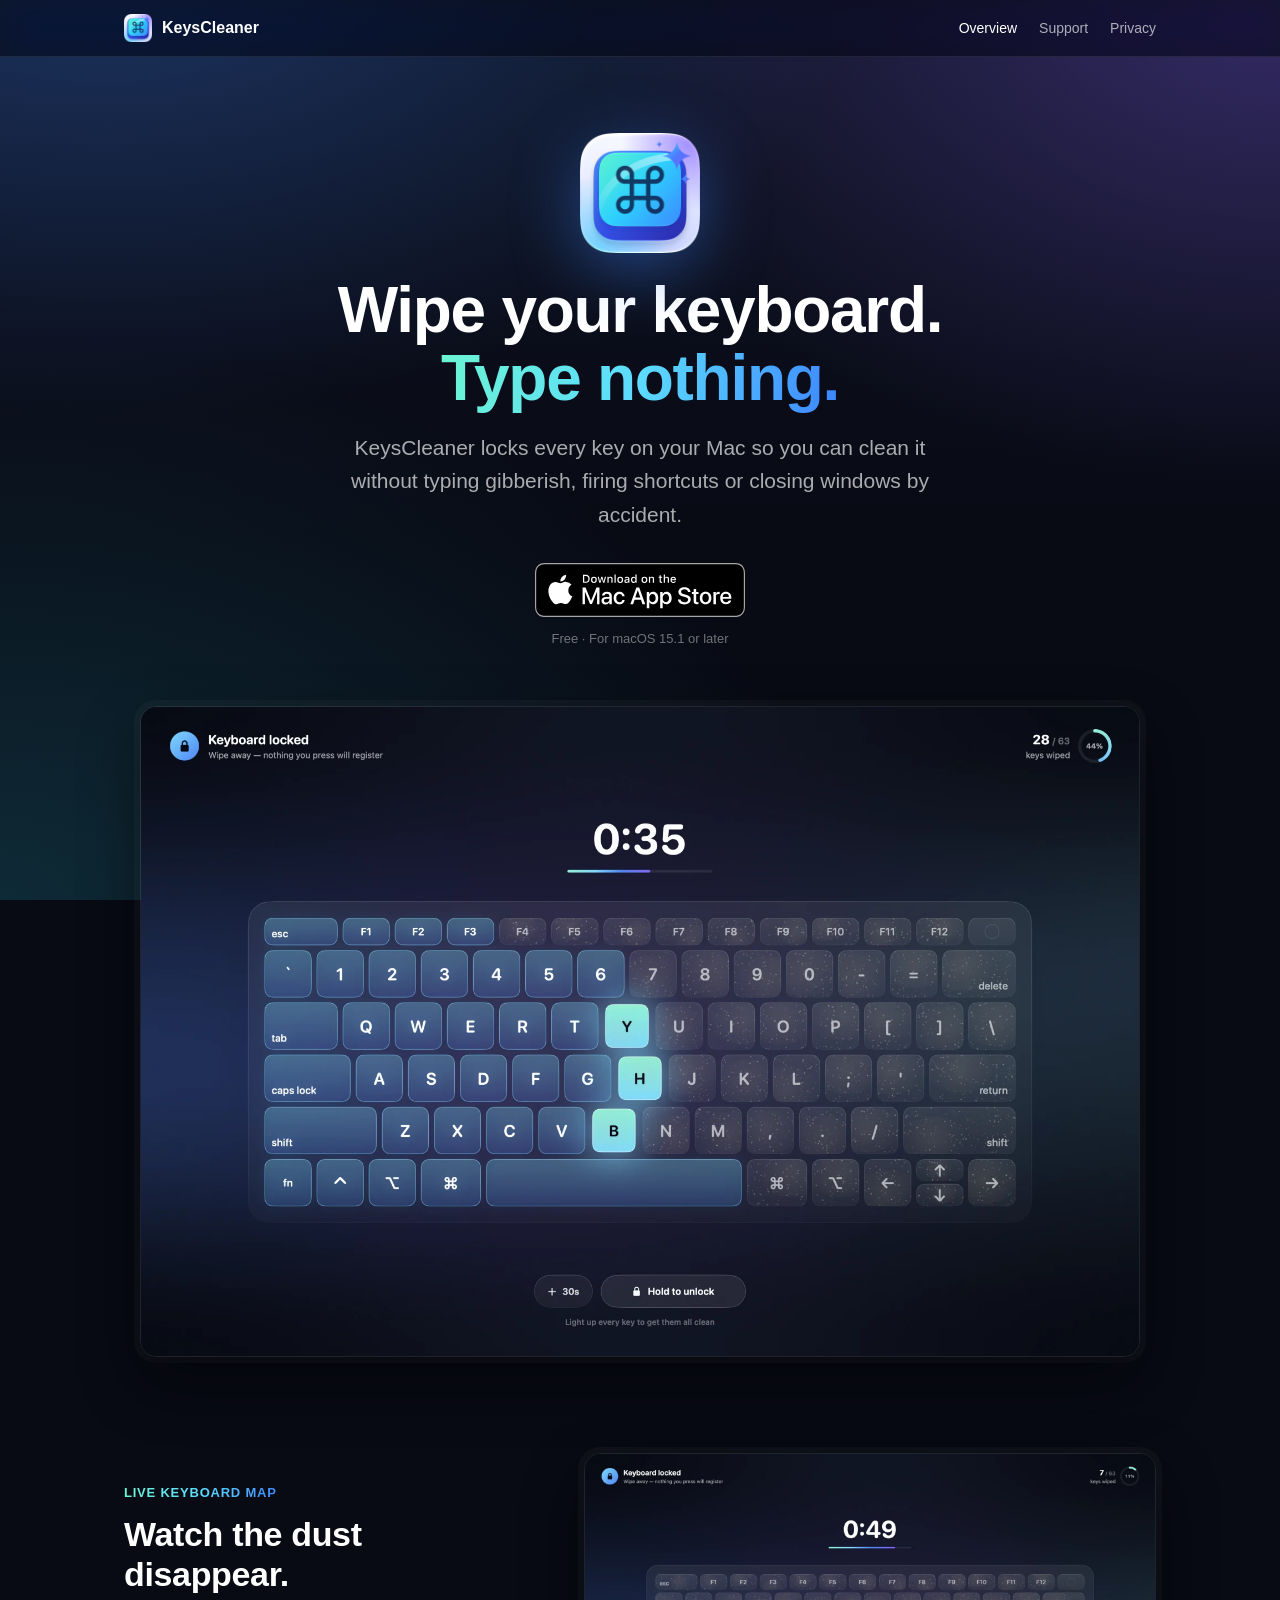
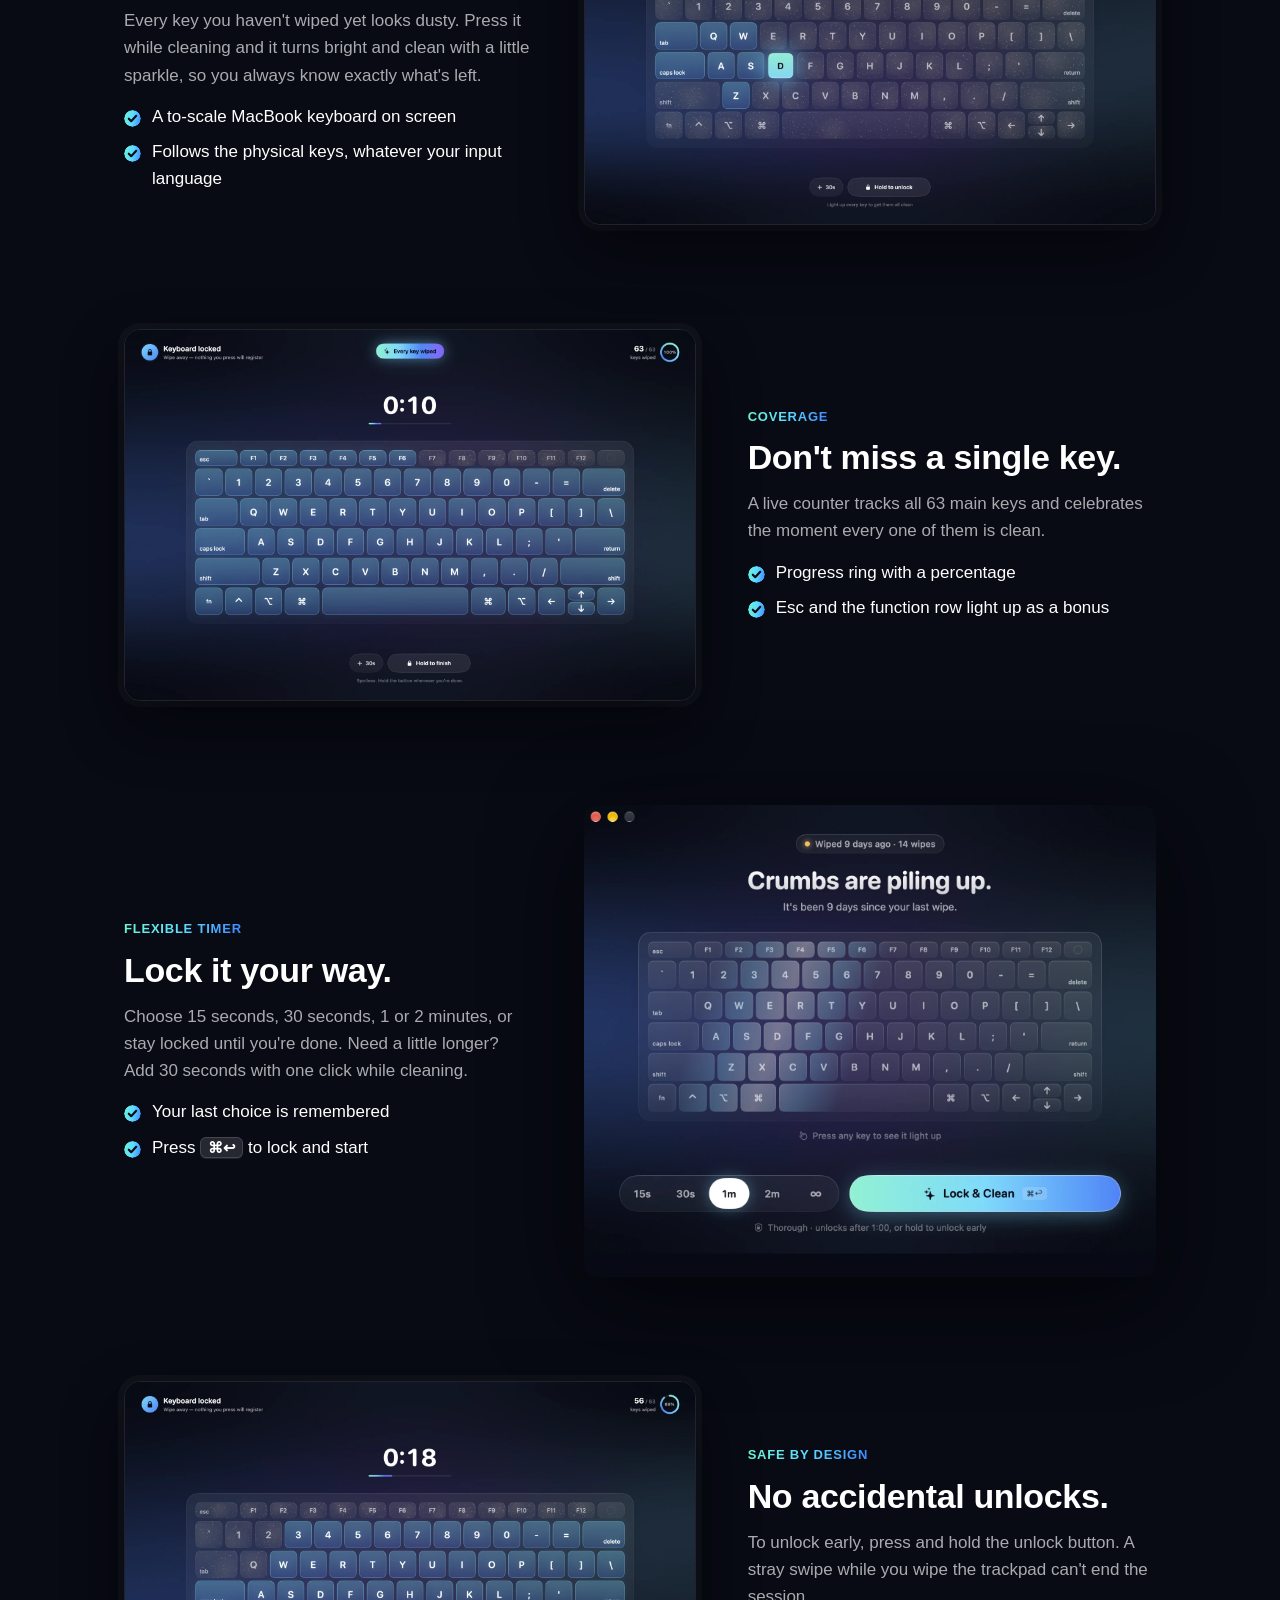
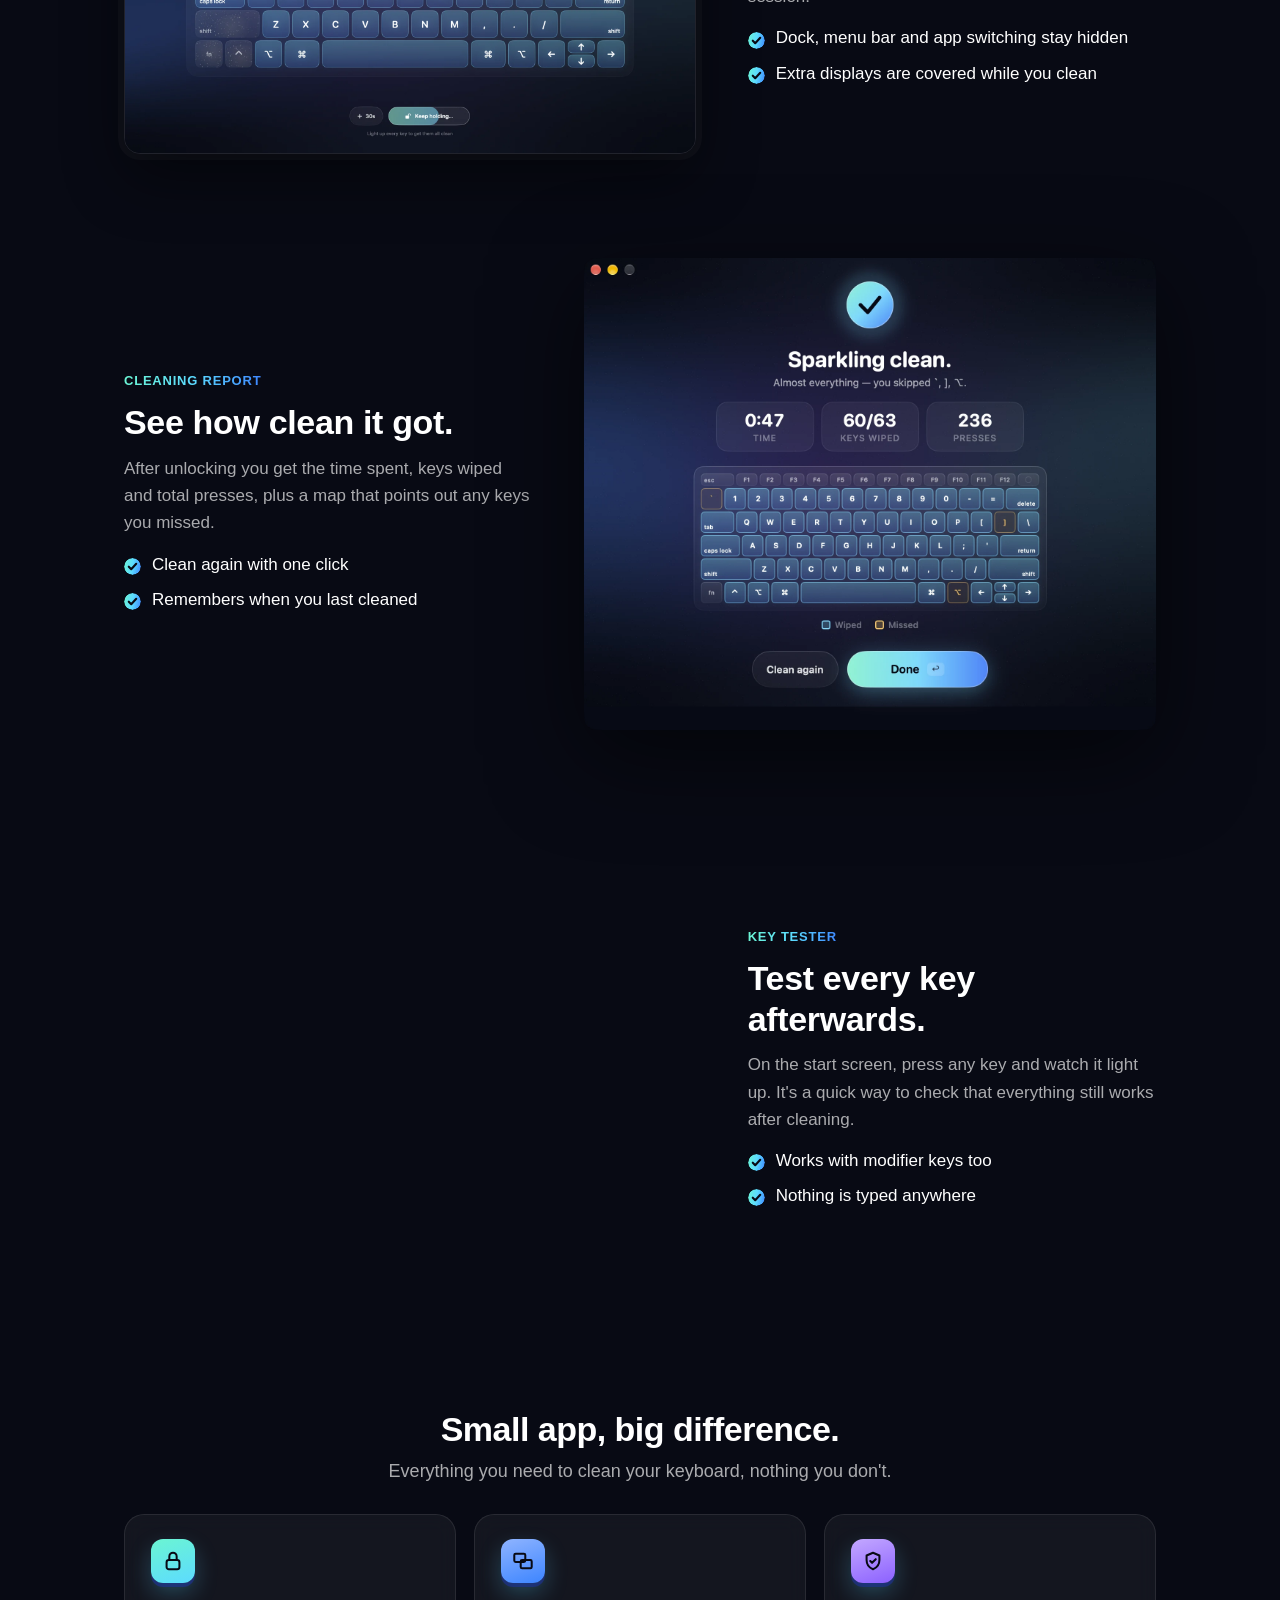
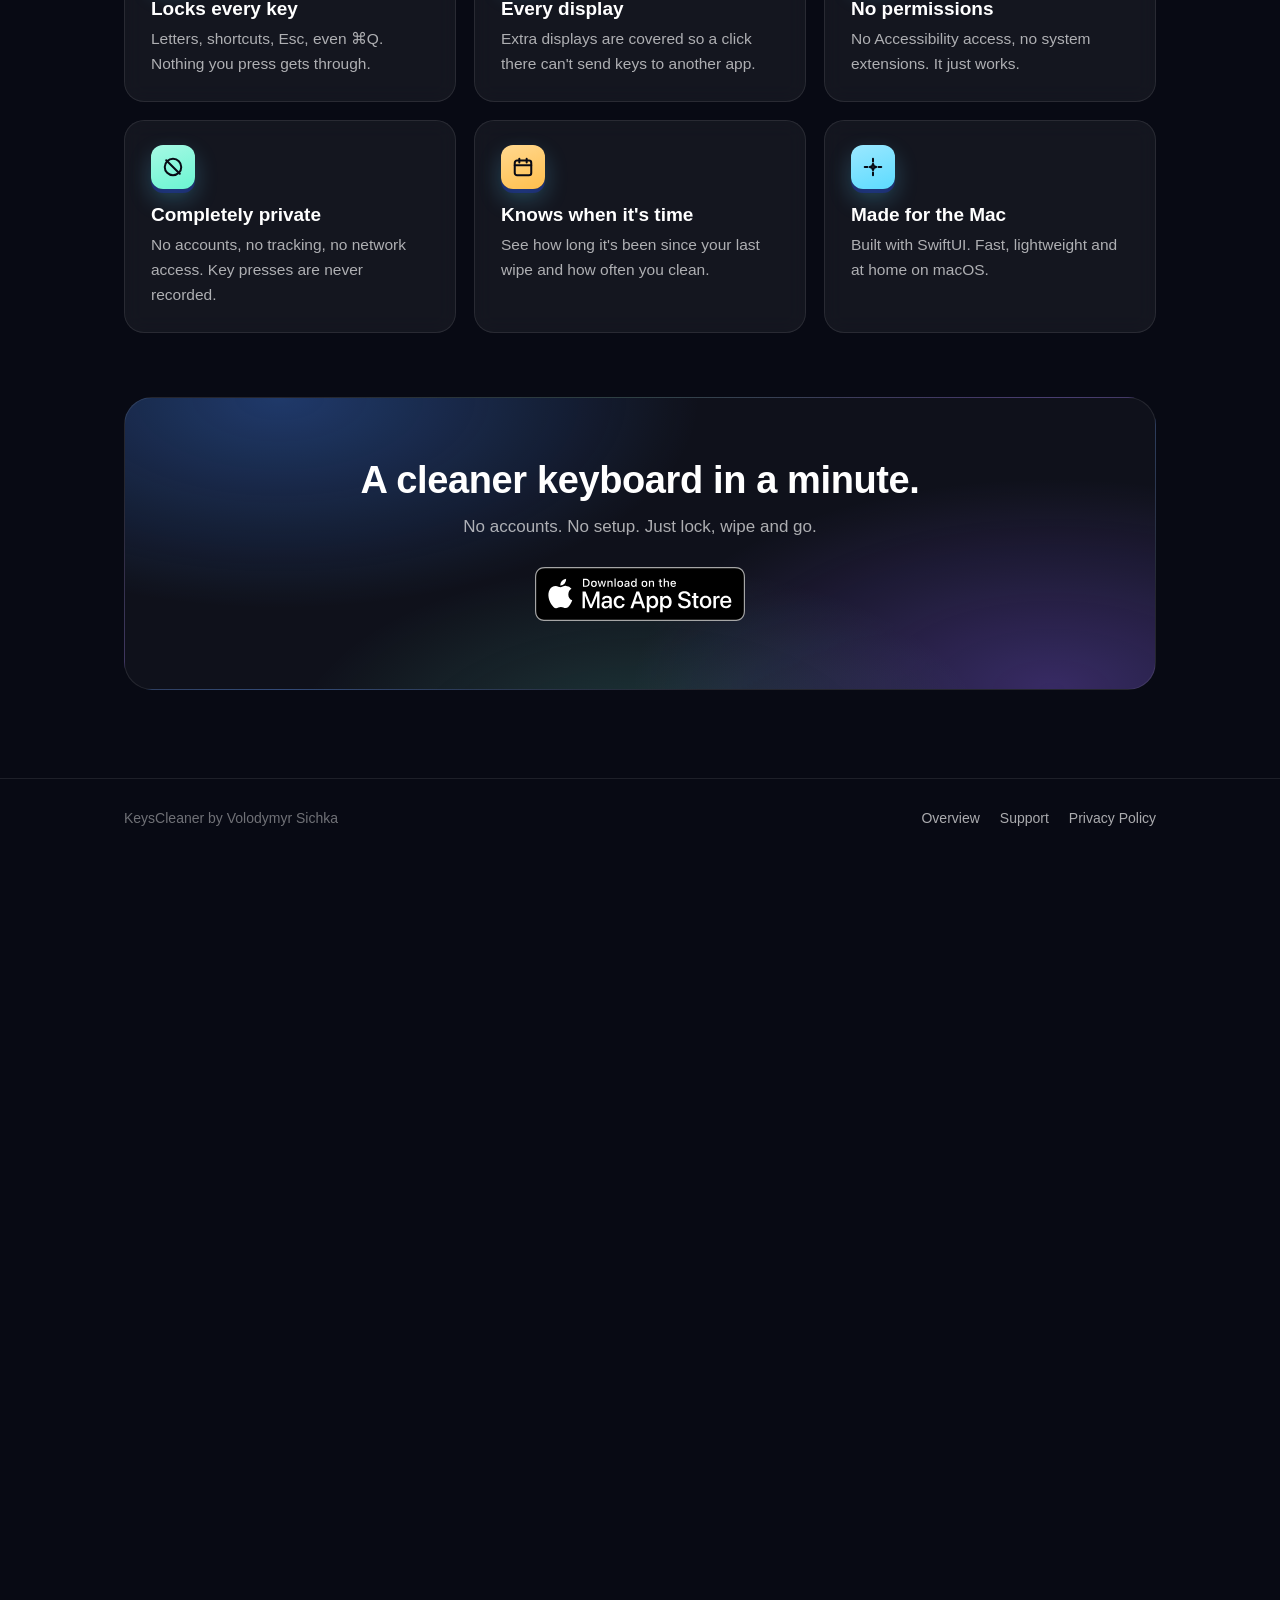
<file: index.html>
<!DOCTYPE html>
<html lang="en">
  <head>
    <meta charset="UTF-8" />
    <title>KeysCleaner</title>
    <meta http-equiv="refresh" content="0; url=marketing.html" />
    <link rel="canonical" href="marketing.html" />
  </head>
  <body>
    <p><a href="marketing.html">KeysCleaner</a></p>
  </body>
</html>
</file>
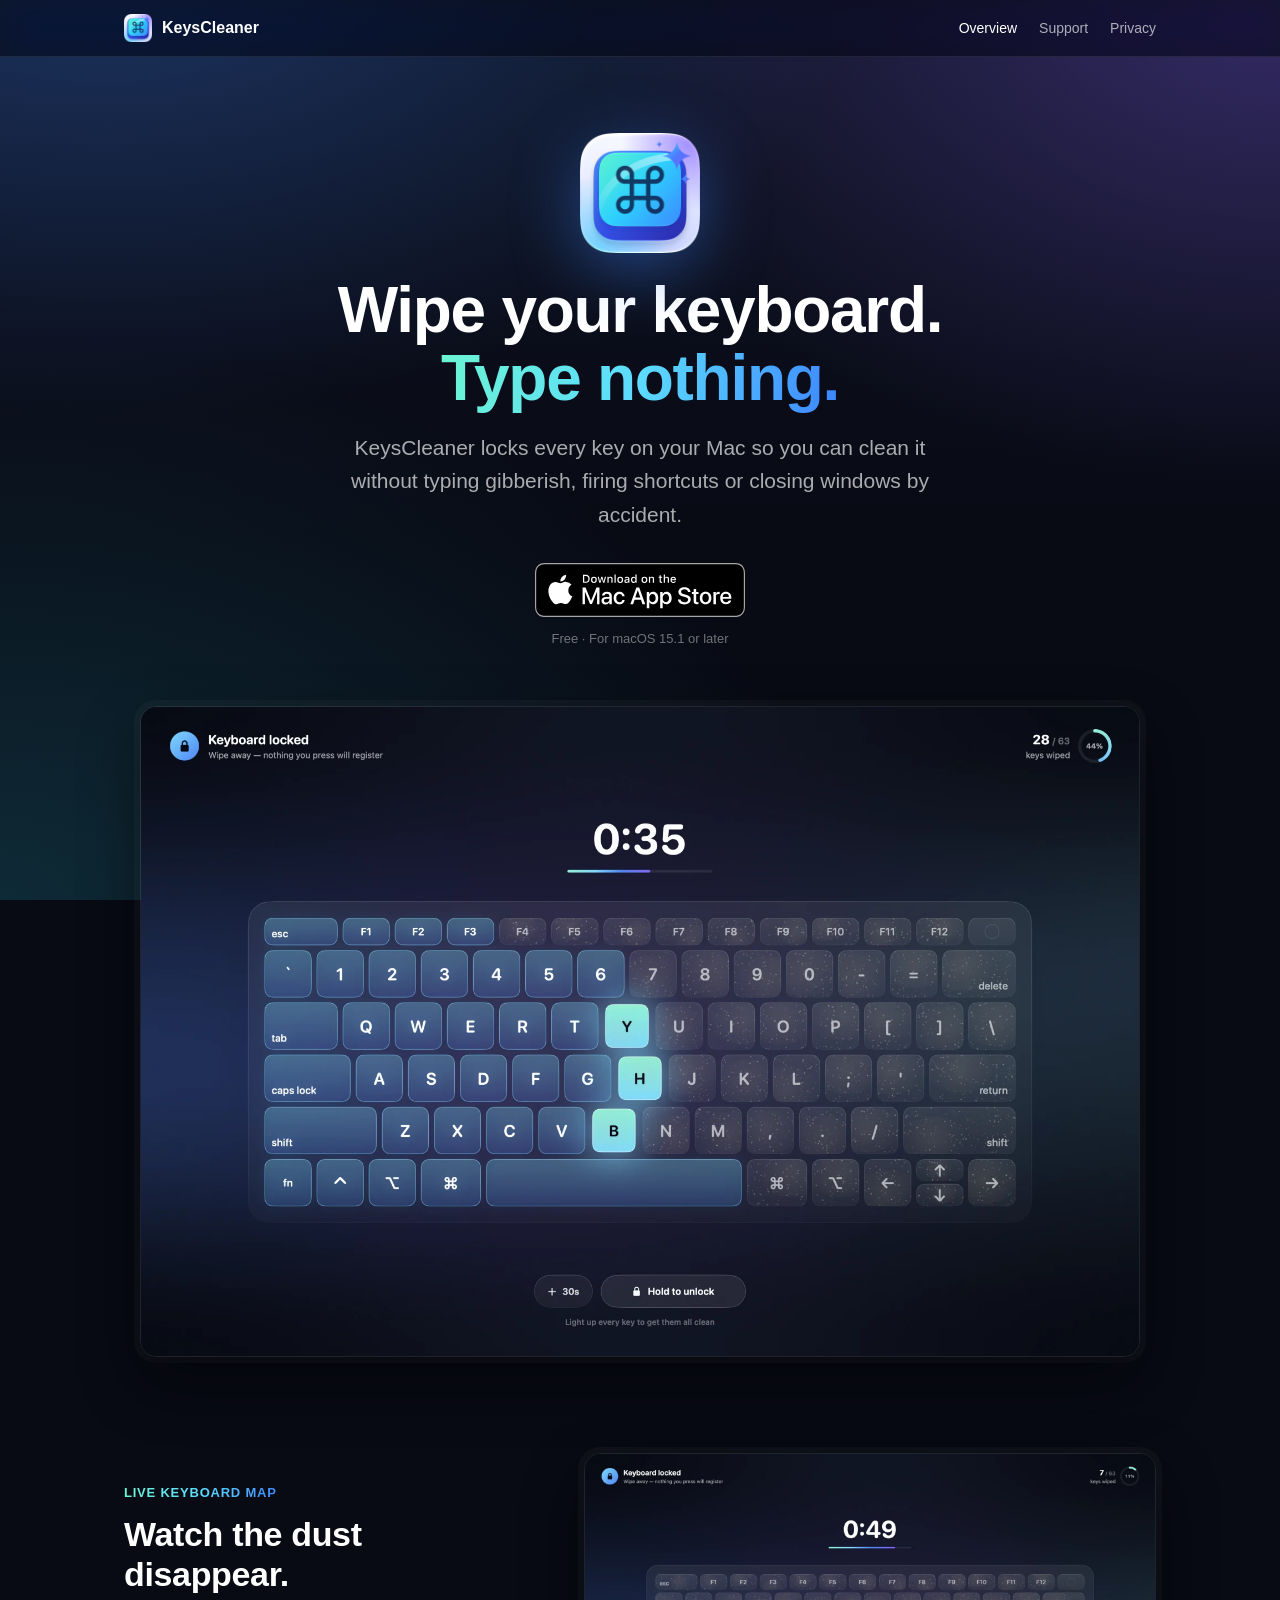
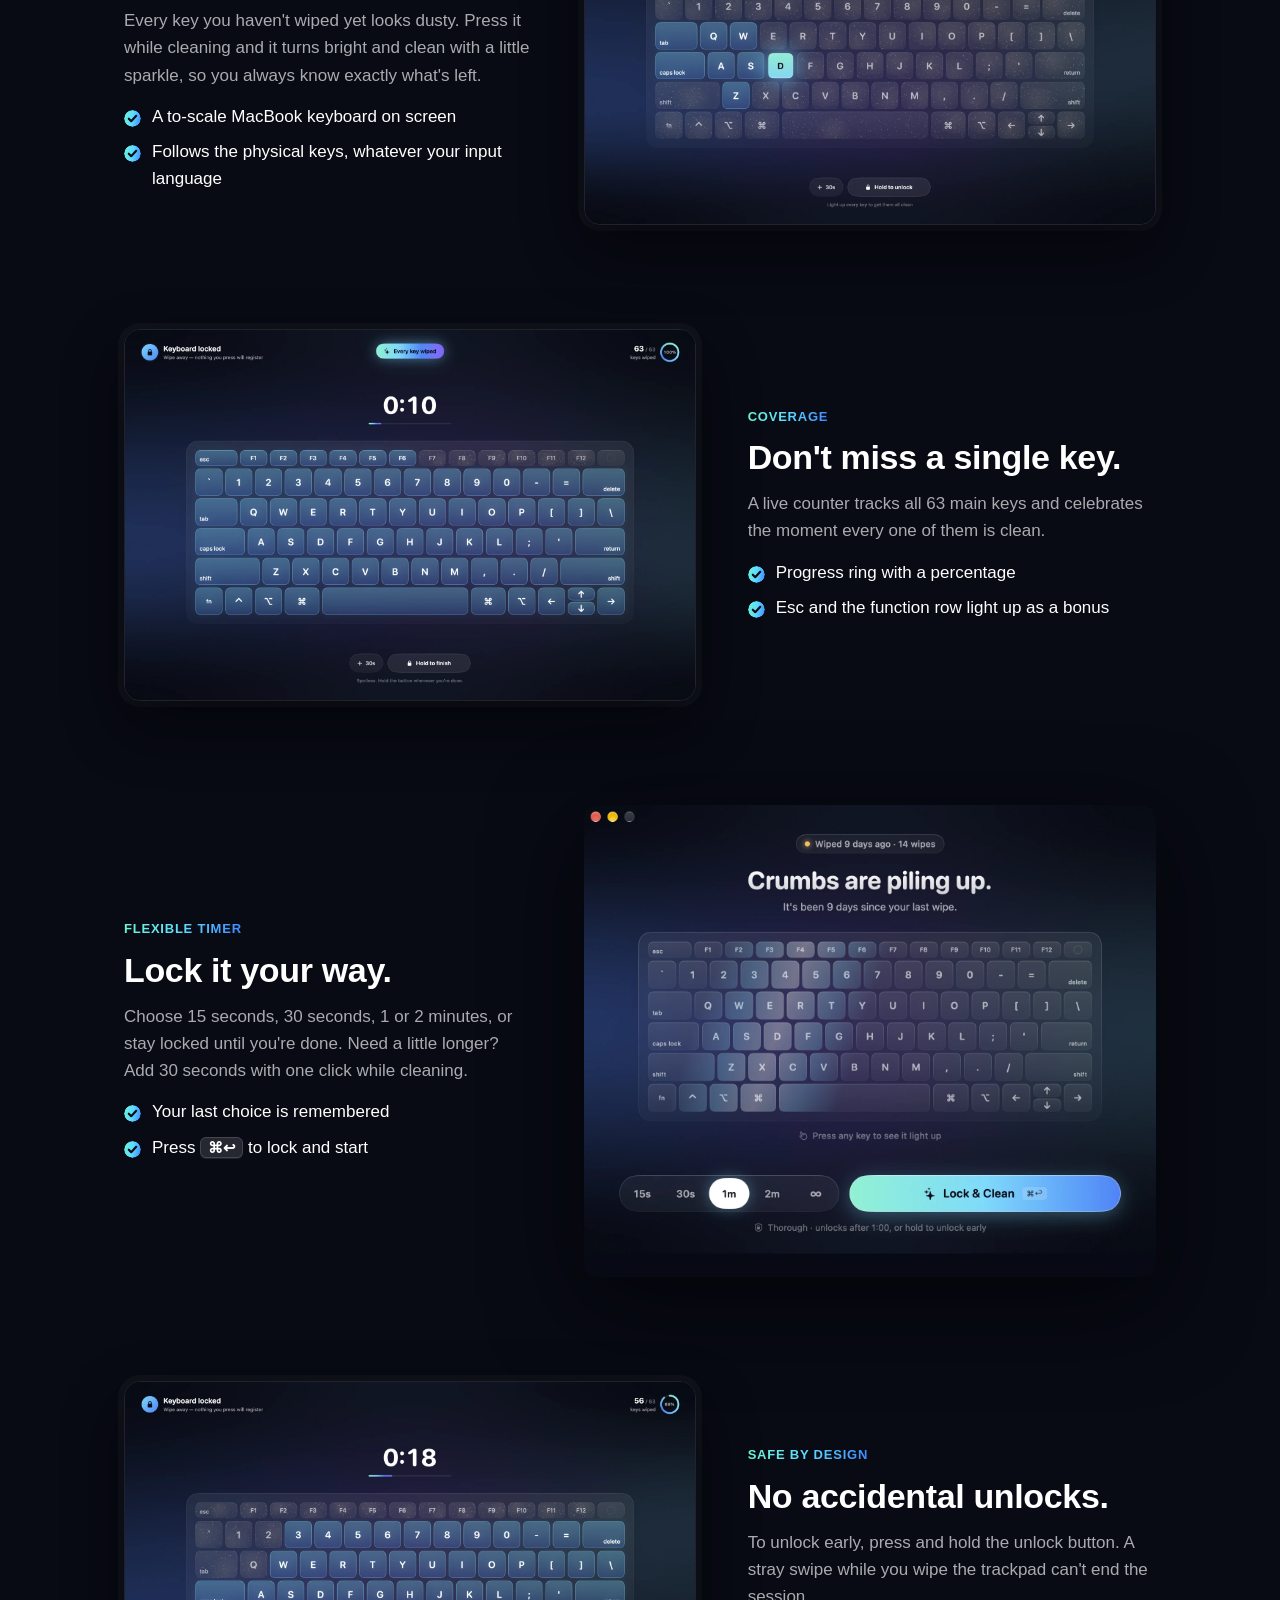
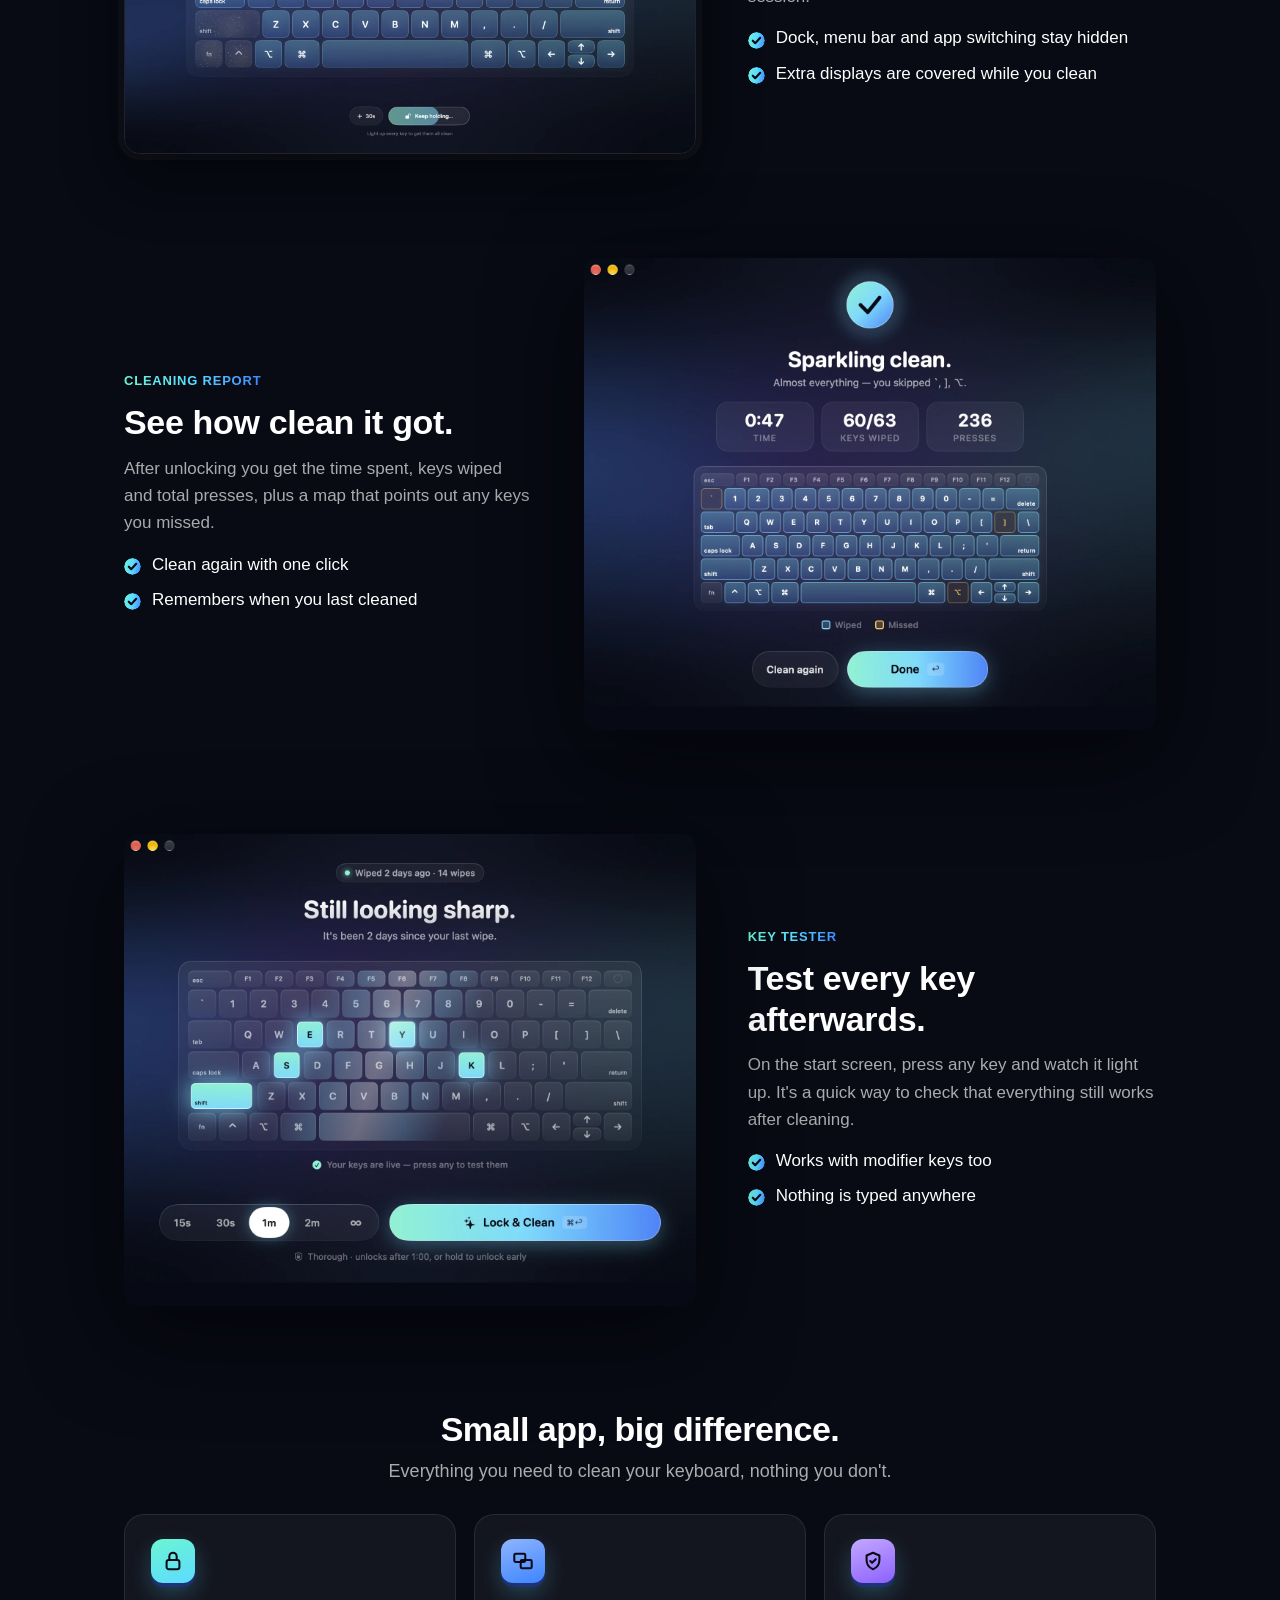
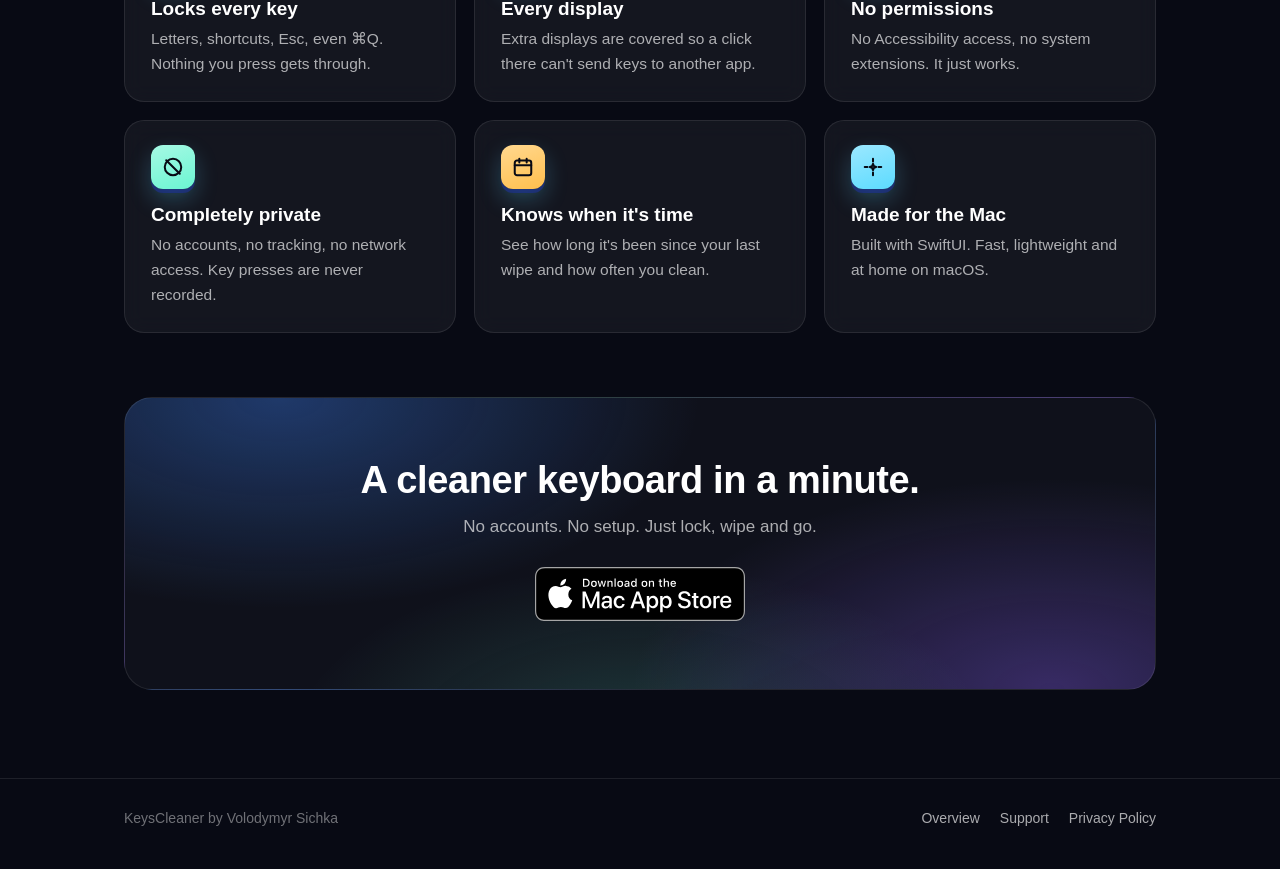
<file: marketing.html>
<!DOCTYPE html>
<html lang="en">
  <head>
    <meta charset="UTF-8" />
    <meta name="viewport" content="width=device-width, initial-scale=1.0" />
    <title>KeysCleaner — Clean your Mac keyboard</title>
    <meta name="description" content="KeysCleaner locks every key on your Mac so you can wipe your keyboard without typing gibberish or firing shortcuts. Watch each key turn clean as you wipe it." />
    <meta name="theme-color" content="#080a14" />
    <meta property="og:title" content="KeysCleaner — Wipe your keyboard. Type nothing." />
    <meta property="og:description" content="Lock every key, wipe freely, and watch each one light up clean as you go." />
    <meta property="og:image" content="https://vybgss.github.io/keys-cleaner-docs/assets/og-image.jpg" />
    <meta property="og:type" content="website" />
    <meta name="twitter:card" content="summary_large_image" />
    <link rel="icon" type="image/png" href="assets/favicon.png" />
    <link rel="apple-touch-icon" href="assets/apple-touch-icon.png" />
    <link rel="stylesheet" href="assets/style.css" />
  </head>
  <body>
    <header class="nav">
      <div class="wrap">
        <a class="brand" href="marketing.html"><img src="assets/icon-256.png" alt="" /><span>KeysCleaner</span></a>
        <nav class="nav-links">
          <a href="marketing.html" aria-current="page">Overview</a>
          <a href="support.html">Support</a>
          <a href="privacy-policy.html">Privacy</a>
        </nav>
      </div>
    </header>

    <div class="hero">
      <div class="wrap">
        <img class="hero-icon" src="assets/icon-512.png" alt="KeysCleaner app icon" />
        <h1>Wipe your keyboard.<br /><span class="gradient-text">Type nothing.</span></h1>
        <p class="lead">KeysCleaner locks every key on your Mac so you can clean it without typing gibberish, firing shortcuts or closing windows by accident.</p>
        <div class="hero-actions">
          <a class="badge" href="https://apps.apple.com/app/keyscleaner/id6739539638"><img src="assets/mac-app-store-badge-black.svg" alt="Download on the Mac App Store" /></a>
          <span class="note">Free · For macOS 15.1 or later</span>
        </div>
        <img class="hero-shot screen" src="assets/app/cleaning.webp" width="1800" height="1169" alt="KeysCleaner while cleaning: the keyboard is locked, 28 of 63 keys are wiped and a timer counts down" />
      </div>
    </div>

    <main>
      <div class="wrap">
        <section class="feature">
          <div class="feature-text">
            <div class="eyebrow">Live keyboard map</div>
            <h2>Watch the dust disappear.</h2>
            <p>Every key you haven't wiped yet looks dusty. Press it while cleaning and it turns bright and clean with a little sparkle, so you always know exactly what's left.</p>
            <ul class="checks">
              <li>A to-scale MacBook keyboard on screen</li>
              <li>Follows the physical keys, whatever your input language</li>
            </ul>
          </div>
          <img class="screen" src="assets/app/dust.webp" width="1800" height="1169" loading="lazy" alt="A freshly started cleaning: most keys look dusty, a few are already clean" />
        </section>

        <section class="feature">
          <div class="feature-text">
            <div class="eyebrow">Coverage</div>
            <h2>Don't miss a single key.</h2>
            <p>A live counter tracks all 63 main keys and celebrates the moment every one of them is clean.</p>
            <ul class="checks">
              <li>Progress ring with a percentage</li>
              <li>Esc and the function row light up as a bonus</li>
            </ul>
          </div>
          <img class="screen" src="assets/app/complete.webp" width="1800" height="1169" loading="lazy" alt="Every key wiped: all 63 keys glow and a banner says Every key wiped" />
        </section>

        <section class="feature">
          <div class="feature-text">
            <div class="eyebrow">Flexible timer</div>
            <h2>Lock it your way.</h2>
            <p>Choose 15 seconds, 30 seconds, 1 or 2 minutes, or stay locked until you're done. Need a little longer? Add 30 seconds with one click while cleaning.</p>
            <ul class="checks">
              <li>Your last choice is remembered</li>
              <li>Press <kbd>⌘↩</kbd> to lock and start</li>
            </ul>
          </div>
          <img class="window" src="assets/app/idle.webp" width="1560" height="1288" loading="lazy" alt="The start screen with the keyboard map, the duration picker and the Lock &amp; Clean button" />
        </section>

        <section class="feature">
          <div class="feature-text">
            <div class="eyebrow">Safe by design</div>
            <h2>No accidental unlocks.</h2>
            <p>To unlock early, press and hold the unlock button. A stray swipe while you wipe the trackpad can't end the session.</p>
            <ul class="checks">
              <li>Dock, menu bar and app switching stay hidden</li>
              <li>Extra displays are covered while you clean</li>
            </ul>
          </div>
          <img class="screen" src="assets/app/unlock.webp" width="1800" height="1169" loading="lazy" alt="The Hold to unlock button filling up while it is held" />
        </section>

        <section class="feature">
          <div class="feature-text">
            <div class="eyebrow">Cleaning report</div>
            <h2>See how clean it got.</h2>
            <p>After unlocking you get the time spent, keys wiped and total presses, plus a map that points out any keys you missed.</p>
            <ul class="checks">
              <li>Clean again with one click</li>
              <li>Remembers when you last cleaned</li>
            </ul>
          </div>
          <img class="window" src="assets/app/summary.webp" width="1560" height="1288" loading="lazy" alt="The cleaning report: 0:47, 60 of 63 keys wiped and 236 presses, with the missed keys highlighted" />
        </section>

        <section class="feature">
          <div class="feature-text">
            <div class="eyebrow">Key tester</div>
            <h2>Test every key afterwards.</h2>
            <p>On the start screen, press any key and watch it light up. It's a quick way to check that everything still works after cleaning.</p>
            <ul class="checks">
              <li>Works with modifier keys too</li>
              <li>Nothing is typed anywhere</li>
            </ul>
          </div>
          <img class="window" src="assets/app/tester.webp" width="1560" height="1288" loading="lazy" alt="The start screen with the K, E, Y, S and Shift keys lit up" />
        </section>

        <section>
          <h2 class="section-title" style="text-align: center">Small app, big difference.</h2>
          <p class="section-lead" style="text-align: center">Everything you need to clean your keyboard, nothing you don't.</p>
          <div class="grid-3">
            <div class="card tile">
              <div class="tile-icon"><svg viewBox="0 0 24 24" fill="none" stroke="currentColor" stroke-width="2.2" stroke-linecap="round" stroke-linejoin="round" aria-hidden="true"><rect x="5" y="11" width="14" height="10" rx="2.5" /><path d="M8 11V7a4 4 0 0 1 8 0v4" /></svg></div>
              <h3>Locks every key</h3>
              <p>Letters, shortcuts, Esc, even ⌘Q. Nothing you press gets through.</p>
            </div>
            <div class="card tile">
              <div class="tile-icon" style="--c1: #8fb4ff; --c2: #3d85ff"><svg viewBox="0 0 24 24" fill="none" stroke="currentColor" stroke-width="2.2" stroke-linecap="round" stroke-linejoin="round" aria-hidden="true"><rect x="2.5" y="4" width="12" height="9" rx="1.5" /><rect x="9.5" y="11" width="12" height="9" rx="1.5" /></svg></div>
              <h3>Every display</h3>
              <p>Extra displays are covered so a click there can't send keys to another app.</p>
            </div>
            <div class="card tile">
              <div class="tile-icon" style="--c1: #c3a8ff; --c2: #8c61ff"><svg viewBox="0 0 24 24" fill="none" stroke="currentColor" stroke-width="2.2" stroke-linecap="round" stroke-linejoin="round" aria-hidden="true"><path d="M12 3l7 3v5c0 4.5-3 8.5-7 10-4-1.5-7-5.5-7-10V6l7-3z" /><path d="m9 12 2 2 4-4" /></svg></div>
              <h3>No permissions</h3>
              <p>No Accessibility access, no system extensions. It just works.</p>
            </div>
            <div class="card tile">
              <div class="tile-icon" style="--c1: #a6f9e4; --c2: #6bf5d2"><svg viewBox="0 0 24 24" fill="none" stroke="currentColor" stroke-width="2.2" stroke-linecap="round" stroke-linejoin="round" aria-hidden="true"><circle cx="12" cy="12" r="9" /><path d="M4.6 4.6l14.8 14.8" /></svg></div>
              <h3>Completely private</h3>
              <p>No accounts, no tracking, no network access. Key presses are never recorded.</p>
            </div>
            <div class="card tile">
              <div class="tile-icon" style="--c1: #ffd88f; --c2: #ffbf4d"><svg viewBox="0 0 24 24" fill="none" stroke="currentColor" stroke-width="2.2" stroke-linecap="round" stroke-linejoin="round" aria-hidden="true"><rect x="3" y="5" width="18" height="16" rx="2.5" /><path d="M3 10h18M8 3v4M16 3v4" /></svg></div>
              <h3>Knows when it's time</h3>
              <p>See how long it's been since your last wipe and how often you clean.</p>
            </div>
            <div class="card tile">
              <div class="tile-icon" style="--c1: #9be8ff; --c2: #5cdbff"><svg viewBox="0 0 24 24" fill="none" stroke="currentColor" stroke-width="2.2" stroke-linecap="round" stroke-linejoin="round" aria-hidden="true"><path d="M12 3v3M12 18v3M3 12h3M18 12h3" /><path d="M12 8.5 13 11l2.5 1-2.5 1-1 2.5-1-2.5L8.5 12l2.5-1z" /></svg></div>
              <h3>Made for the Mac</h3>
              <p>Built with SwiftUI. Fast, lightweight and at home on macOS.</p>
            </div>
          </div>
        </section>

        <section class="cta">
          <h2>A cleaner keyboard in a minute.</h2>
          <p>No accounts. No setup. Just lock, wipe and go.</p>
          <a class="badge" href="https://apps.apple.com/app/keyscleaner/id6739539638"><img src="assets/mac-app-store-badge-black.svg" alt="Download on the Mac App Store" /></a>
        </section>
      </div>
    </main>

    <footer>
      <div class="wrap">
        <span>KeysCleaner by Volodymyr Sichka</span>
        <nav>
          <a href="marketing.html">Overview</a>
          <a href="support.html">Support</a>
          <a href="privacy-policy.html">Privacy Policy</a>
        </nav>
      </div>
    </footer>
  </body>
</html>
</file>
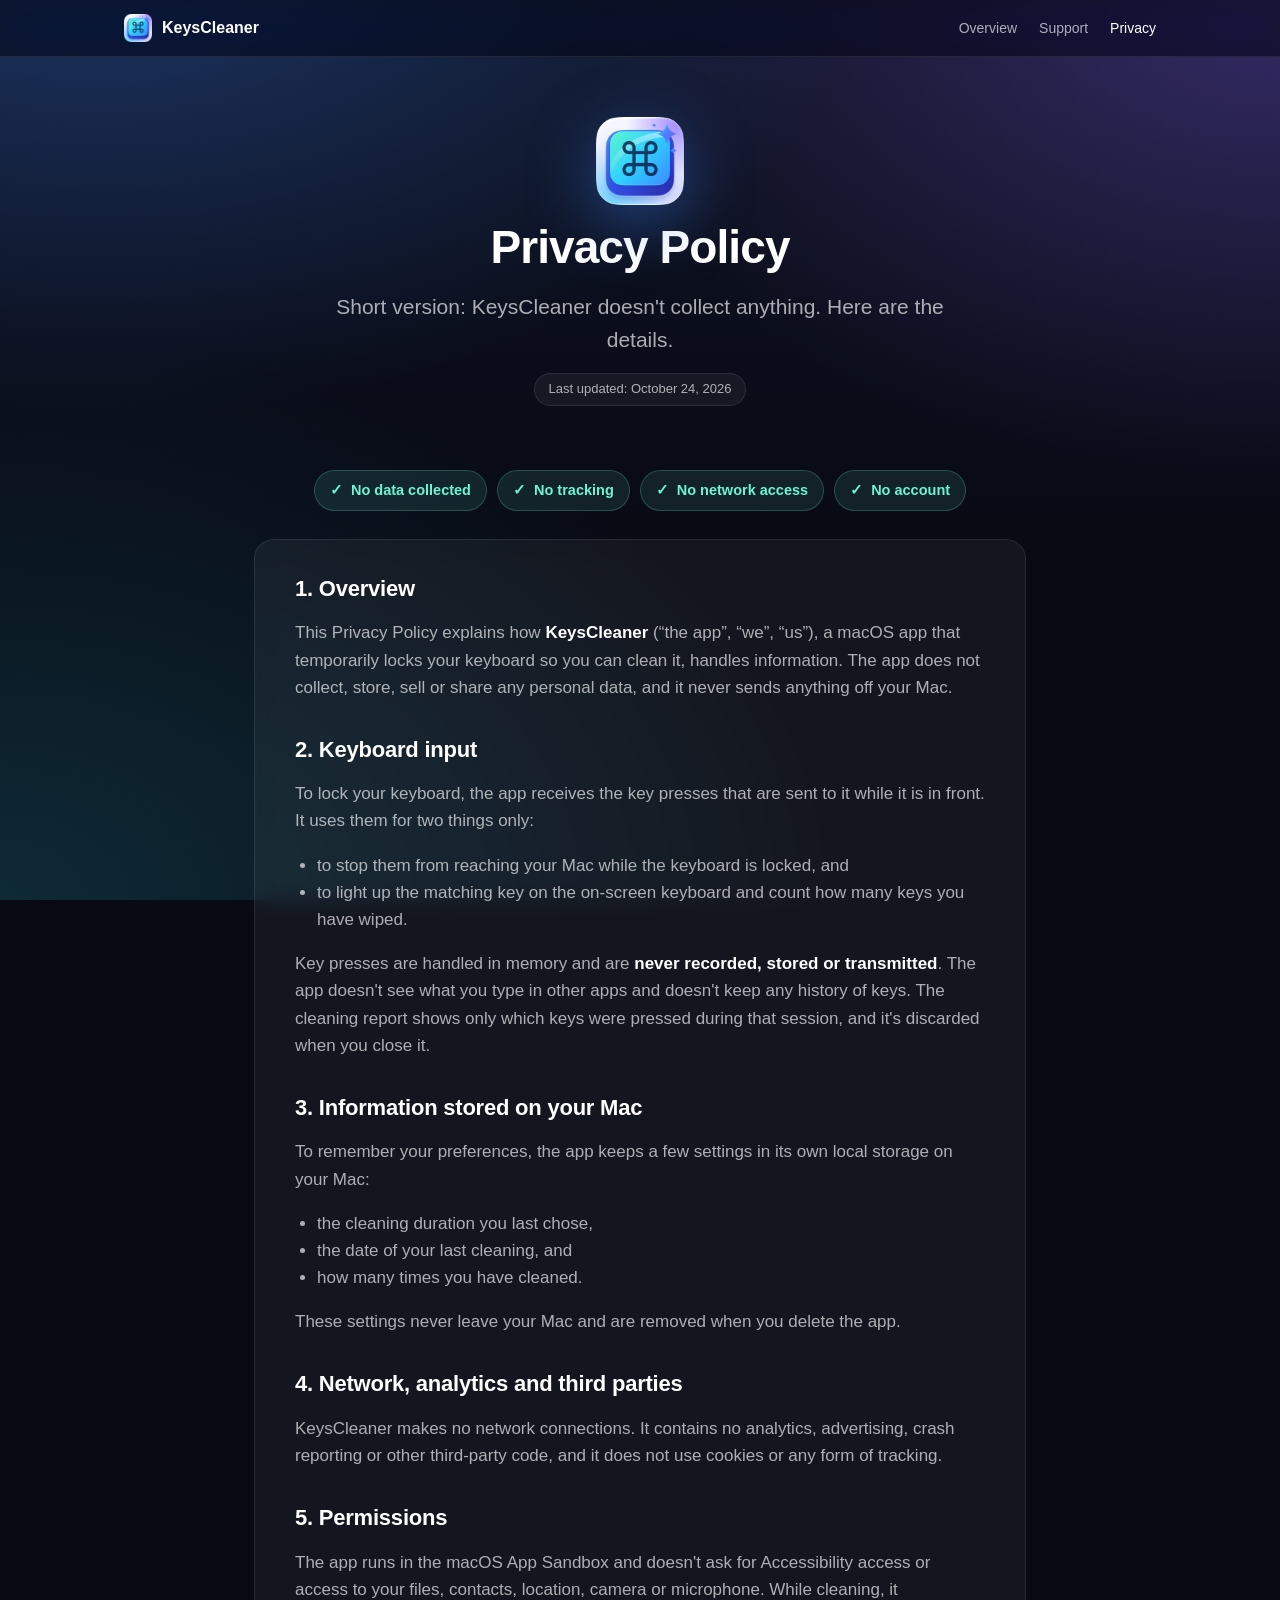
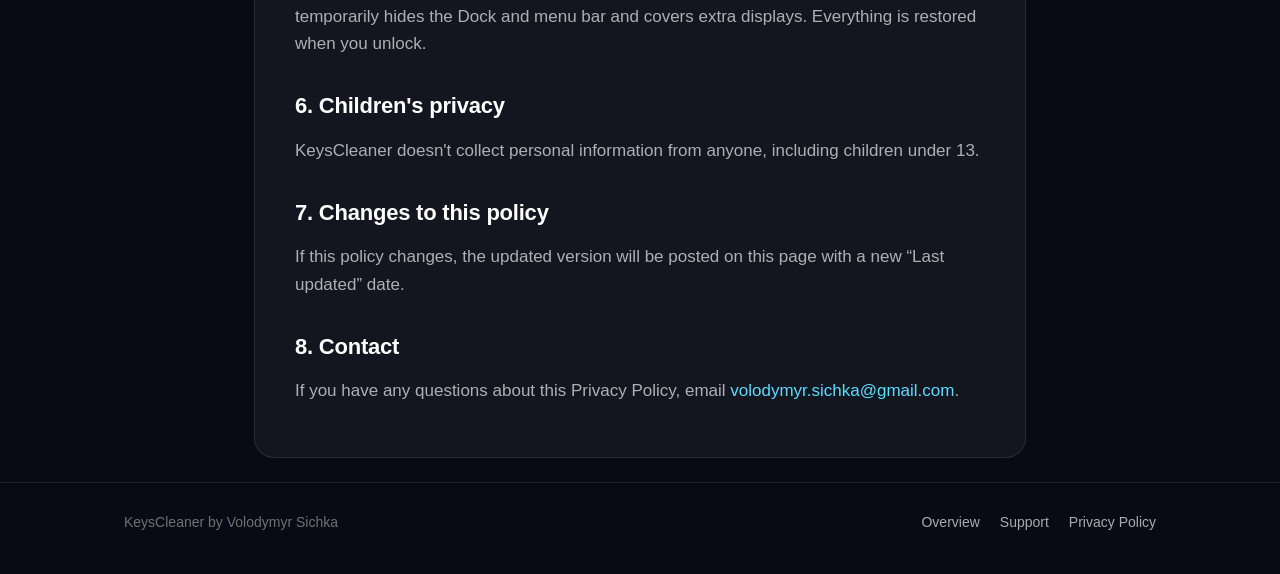
<file: privacy-policy.html>
<!DOCTYPE html>
<html lang="en">
  <head>
    <meta charset="UTF-8" />
    <meta name="viewport" content="width=device-width, initial-scale=1.0" />
    <title>KeysCleaner — Privacy Policy</title>
    <meta name="description" content="KeysCleaner does not collect, store or share any personal data." />
    <meta name="theme-color" content="#080a14" />
    <link rel="icon" type="image/png" href="assets/favicon.png" />
    <link rel="apple-touch-icon" href="assets/apple-touch-icon.png" />
    <link rel="stylesheet" href="assets/style.css" />
  </head>
  <body>
    <header class="nav">
      <div class="wrap">
        <a class="brand" href="marketing.html"><img src="assets/icon-256.png" alt="" /><span>KeysCleaner</span></a>
        <nav class="nav-links">
          <a href="marketing.html">Overview</a>
          <a href="support.html">Support</a>
          <a href="privacy-policy.html" aria-current="page">Privacy</a>
        </nav>
      </div>
    </header>

    <div class="hero hero-compact">
      <div class="wrap">
        <img class="hero-icon" src="assets/icon-256.png" alt="KeysCleaner app icon" />
        <h1>Privacy Policy</h1>
        <p class="lead">Short version: KeysCleaner doesn't collect anything. Here are the details.</p>
        <span class="updated">Last updated: October 24, 2026</span>
      </div>
    </div>

    <main>
      <div class="wrap wrap-narrow legal">
        <div class="summary-pills">
          <span class="pill">No data collected</span>
          <span class="pill">No tracking</span>
          <span class="pill">No network access</span>
          <span class="pill">No account</span>
        </div>

        <div class="card">
          <h2>1. Overview</h2>
          <p>This Privacy Policy explains how <strong>KeysCleaner</strong> (“the app”, “we”, “us”), a macOS app that temporarily locks your keyboard so you can clean it, handles information. The app does not collect, store, sell or share any personal data, and it never sends anything off your Mac.</p>

          <h2>2. Keyboard input</h2>
          <p>To lock your keyboard, the app receives the key presses that are sent to it while it is in front. It uses them for two things only:</p>
          <ul>
            <li>to stop them from reaching your Mac while the keyboard is locked, and</li>
            <li>to light up the matching key on the on-screen keyboard and count how many keys you have wiped.</li>
          </ul>
          <p>Key presses are handled in memory and are <strong>never recorded, stored or transmitted</strong>. The app doesn't see what you type in other apps and doesn't keep any history of keys. The cleaning report shows only which keys were pressed during that session, and it's discarded when you close it.</p>

          <h2>3. Information stored on your Mac</h2>
          <p>To remember your preferences, the app keeps a few settings in its own local storage on your Mac:</p>
          <ul>
            <li>the cleaning duration you last chose,</li>
            <li>the date of your last cleaning, and</li>
            <li>how many times you have cleaned.</li>
          </ul>
          <p>These settings never leave your Mac and are removed when you delete the app.</p>

          <h2>4. Network, analytics and third parties</h2>
          <p>KeysCleaner makes no network connections. It contains no analytics, advertising, crash reporting or other third-party code, and it does not use cookies or any form of tracking.</p>

          <h2>5. Permissions</h2>
          <p>The app runs in the macOS App Sandbox and doesn't ask for Accessibility access or access to your files, contacts, location, camera or microphone. While cleaning, it temporarily hides the Dock and menu bar and covers extra displays. Everything is restored when you unlock.</p>

          <h2>6. Children's privacy</h2>
          <p>KeysCleaner doesn't collect personal information from anyone, including children under 13.</p>

          <h2>7. Changes to this policy</h2>
          <p>If this policy changes, the updated version will be posted on this page with a new “Last updated” date.</p>

          <h2>8. Contact</h2>
          <p>If you have any questions about this Privacy Policy, email <a href="mailto:volodymyr.sichka@gmail.com?subject=KeysCleaner%20privacy">volodymyr.sichka@gmail.com</a>.</p>
        </div>
      </div>
    </main>

    <footer>
      <div class="wrap">
        <span>KeysCleaner by Volodymyr Sichka</span>
        <nav>
          <a href="marketing.html">Overview</a>
          <a href="support.html">Support</a>
          <a href="privacy-policy.html">Privacy Policy</a>
        </nav>
      </div>
    </footer>
  </body>
</html>
</file>
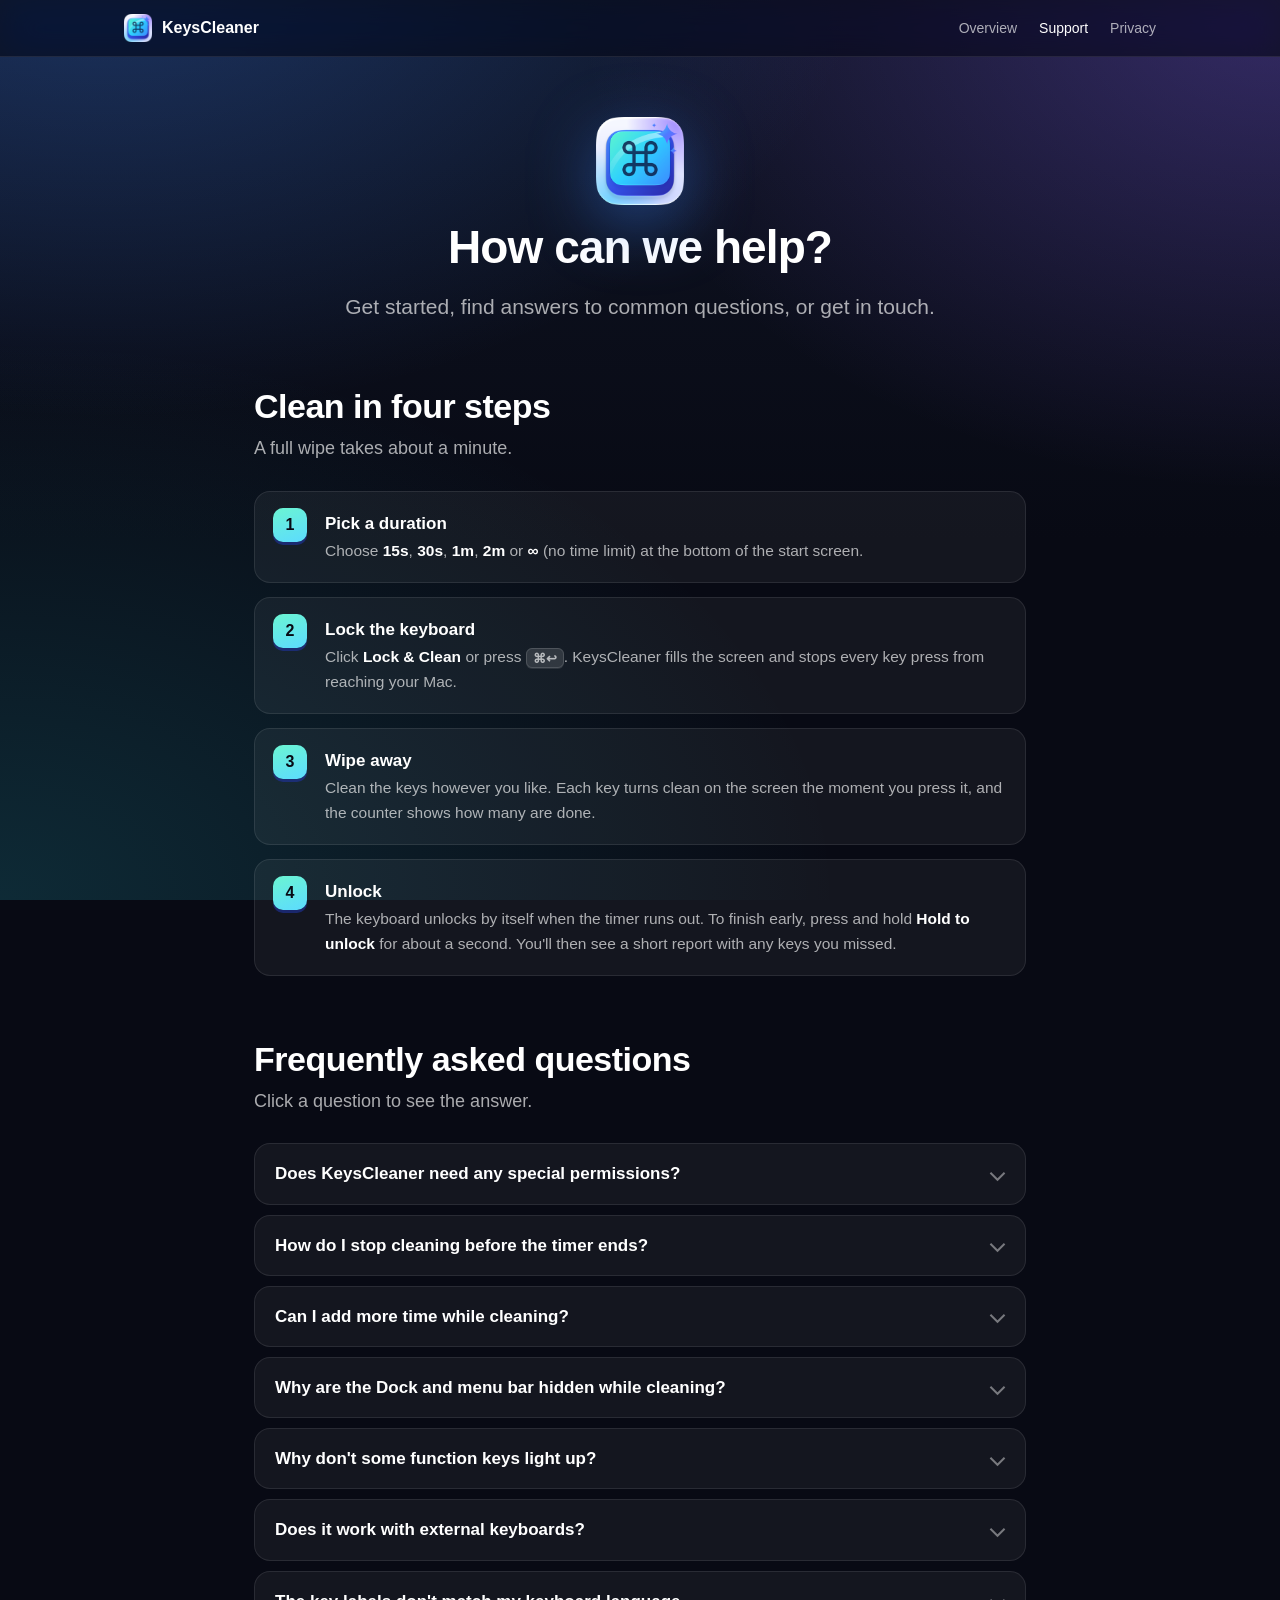
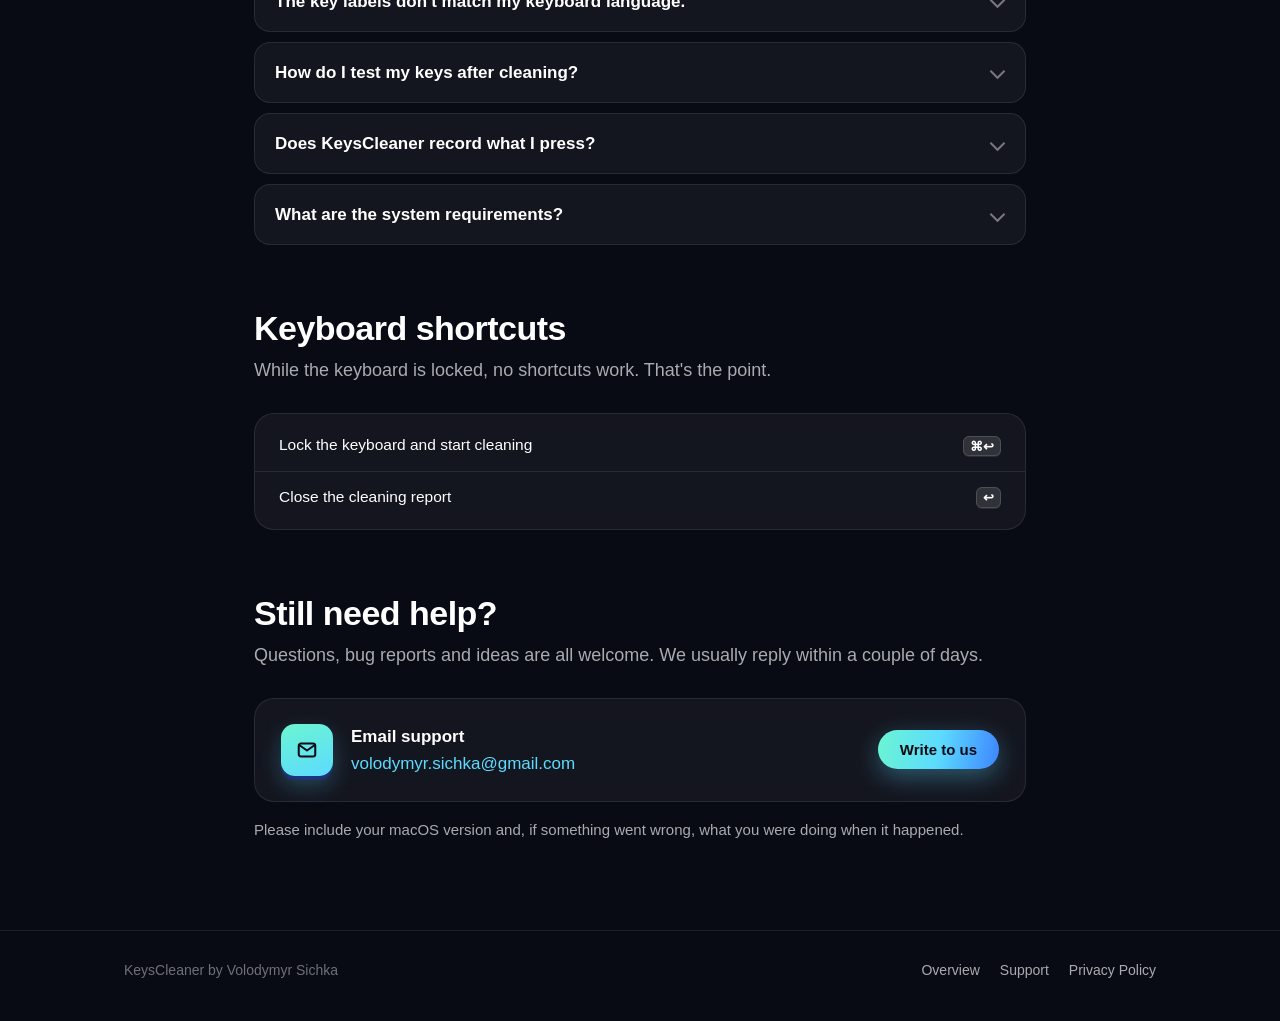
<file: support.html>
<!DOCTYPE html>
<html lang="en">
  <head>
    <meta charset="UTF-8" />
    <meta name="viewport" content="width=device-width, initial-scale=1.0" />
    <title>KeysCleaner — Support</title>
    <meta name="description" content="How to use KeysCleaner, answers to common questions and how to get in touch." />
    <meta name="theme-color" content="#080a14" />
    <link rel="icon" type="image/png" href="assets/favicon.png" />
    <link rel="apple-touch-icon" href="assets/apple-touch-icon.png" />
    <link rel="stylesheet" href="assets/style.css" />
  </head>
  <body>
    <header class="nav">
      <div class="wrap">
        <a class="brand" href="marketing.html"><img src="assets/icon-256.png" alt="" /><span>KeysCleaner</span></a>
        <nav class="nav-links">
          <a href="marketing.html">Overview</a>
          <a href="support.html" aria-current="page">Support</a>
          <a href="privacy-policy.html">Privacy</a>
        </nav>
      </div>
    </header>

    <div class="hero hero-compact">
      <div class="wrap">
        <img class="hero-icon" src="assets/icon-256.png" alt="KeysCleaner app icon" />
        <h1>How can we help?</h1>
        <p class="lead">Get started, find answers to common questions, or get in touch.</p>
      </div>
    </div>

    <main>
      <div class="wrap wrap-narrow">
        <section id="start">
          <h2 class="section-title">Clean in four steps</h2>
          <p class="section-lead">A full wipe takes about a minute.</p>
          <ol class="steps">
            <li><strong>Pick a duration</strong><span>Choose <strong>15s</strong>, <strong>30s</strong>, <strong>1m</strong>, <strong>2m</strong> or <strong>∞</strong> (no time limit) at the bottom of the start screen.</span></li>
            <li><strong>Lock the keyboard</strong><span>Click <strong>Lock &amp; Clean</strong> or press <kbd>⌘↩</kbd>. KeysCleaner fills the screen and stops every key press from reaching your Mac.</span></li>
            <li><strong>Wipe away</strong><span>Clean the keys however you like. Each key turns clean on the screen the moment you press it, and the counter shows how many are done.</span></li>
            <li><strong>Unlock</strong><span>The keyboard unlocks by itself when the timer runs out. To finish early, press and hold <strong>Hold to unlock</strong> for about a second. You'll then see a short report with any keys you missed.</span></li>
          </ol>
        </section>

        <section id="faq">
          <h2 class="section-title">Frequently asked questions</h2>
          <p class="section-lead">Click a question to see the answer.</p>
          <div class="faq">
            <details>
              <summary>Does KeysCleaner need any special permissions?</summary>
              <div class="answer">
                <p>No. KeysCleaner doesn't ask for Accessibility access or install anything. It blocks keys while its own fullscreen cleaning screen is in front, which is why it takes over the whole screen during cleaning.</p>
              </div>
            </details>

            <details>
              <summary>How do I stop cleaning before the timer ends?</summary>
              <div class="answer">
                <p>Press and hold the <strong>Hold to unlock</strong> button with the mouse or trackpad for about a second. Letting go early cancels it, so a quick swipe or tap while you clean the trackpad won't unlock the keyboard.</p>
              </div>
            </details>

            <details>
              <summary>Can I add more time while cleaning?</summary>
              <div class="answer">
                <p>Yes. Click <strong>+ 30s</strong> next to the unlock button as many times as you need. If you'd rather not watch the clock at all, choose <strong>∞</strong> and the keyboard stays locked until you hold to unlock.</p>
              </div>
            </details>

            <details>
              <summary>Why are the Dock and menu bar hidden while cleaning?</summary>
              <div class="answer">
                <p>So nothing can pull you out of the cleaning screen by accident. While the keyboard is locked, the Dock, the menu bar and app switching (<kbd>⌘⇥</kbd>) are unavailable, and any extra displays are covered. Everything comes back the moment you unlock.</p>
              </div>
            </details>

            <details>
              <summary>Why don't some function keys light up?</summary>
              <div class="answer">
                <p>macOS handles brightness, volume and other media keys itself, so those presses may never reach KeysCleaner. That's why Esc, the function row and <strong>fn</strong> are shown as a bonus and aren't part of the 63 keys you need for a full clean.</p>
              </div>
            </details>

            <details>
              <summary>Does it work with external keyboards?</summary>
              <div class="answer">
                <p>Yes. Every keyboard connected to your Mac is locked during cleaning. The on-screen map shows a MacBook layout, so extra keys such as a numeric keypad are blocked but not shown.</p>
              </div>
            </details>

            <details>
              <summary>The key labels don't match my keyboard language.</summary>
              <div class="answer">
                <p>The map follows the physical position of each key, so it works the same whatever input language you use. The labels follow the US layout.</p>
              </div>
            </details>

            <details>
              <summary>How do I test my keys after cleaning?</summary>
              <div class="answer">
                <p>Just press keys on the start screen. Each key lights up on the map while you hold it, and nothing is typed anywhere.</p>
              </div>
            </details>

            <details>
              <summary>Does KeysCleaner record what I press?</summary>
              <div class="answer">
                <p>No. Key presses are only used to block them and to light up keys on the screen. They're never stored or sent anywhere. See the <a href="privacy-policy.html">Privacy Policy</a> for details.</p>
              </div>
            </details>

            <details>
              <summary>What are the system requirements?</summary>
              <div class="answer">
                <p>macOS 15.1 or later, on any Mac.</p>
              </div>
            </details>
          </div>
        </section>

        <section id="shortcuts">
          <h2 class="section-title">Keyboard shortcuts</h2>
          <p class="section-lead">While the keyboard is locked, no shortcuts work. That's the point.</p>
          <div class="card table-card">
            <table>
              <tbody>
                <tr><td>Lock the keyboard and start cleaning</td><td><kbd>⌘↩</kbd></td></tr>
                <tr><td>Close the cleaning report</td><td><kbd>↩</kbd></td></tr>
              </tbody>
            </table>
          </div>
        </section>

        <section id="contact">
          <h2 class="section-title">Still need help?</h2>
          <p class="section-lead">Questions, bug reports and ideas are all welcome. We usually reply within a couple of days.</p>
          <div class="card contact">
            <div class="tile-icon"><svg viewBox="0 0 24 24" width="24" height="24" fill="none" stroke="currentColor" stroke-width="2.2" stroke-linecap="round" stroke-linejoin="round" aria-hidden="true"><rect x="3" y="5" width="18" height="14" rx="2.5" /><path d="m3.5 6.5 8.5 6 8.5-6" /></svg></div>
            <div>
              <p><strong>Email support</strong></p>
              <p><a href="mailto:volodymyr.sichka@gmail.com?subject=KeysCleaner%20support">volodymyr.sichka@gmail.com</a></p>
            </div>
            <a class="button" href="mailto:volodymyr.sichka@gmail.com?subject=KeysCleaner%20support">Write to us</a>
          </div>
          <p class="muted" style="font-size: 15px; margin-top: 16px">Please include your macOS version and, if something went wrong, what you were doing when it happened.</p>
        </section>
      </div>
    </main>

    <footer>
      <div class="wrap">
        <span>KeysCleaner by Volodymyr Sichka</span>
        <nav>
          <a href="marketing.html">Overview</a>
          <a href="support.html">Support</a>
          <a href="privacy-policy.html">Privacy Policy</a>
        </nav>
      </div>
    </footer>
  </body>
</html>
</file>
<file: assets/style.css>
/* KeysCleaner — shared styles for the marketing, support and privacy pages.
   Mirrors the app: always dark, an aurora of blue, violet and cyan over deep navy,
   glass cards, rounded type and the mint → cyan → blue accent of "Lock & Clean". */

:root {
  --ink: #080a14;
  --night: #0f1424;
  --text: #ffffff;
  --muted: rgba(255, 255, 255, 0.66);
  --faint: rgba(255, 255, 255, 0.42);
  --surface: rgba(255, 255, 255, 0.05);
  --surface-2: rgba(255, 255, 255, 0.08);
  --hairline: rgba(255, 255, 255, 0.09);
  --mint: #6bf5d2;
  --cyan: #5cdbff;
  --blue: #3d85ff;
  --violet: #8c61ff;
  --amber: #ffbf4d;
  --accent: linear-gradient(100deg, var(--mint), var(--cyan) 50%, var(--blue));
  --radius: 20px;
  --shadow: 0 24px 60px rgba(0, 0, 0, 0.45);
  --font: -apple-system, BlinkMacSystemFont, "SF Pro Text", "Helvetica Neue", Helvetica, Arial, sans-serif;
  --font-display: ui-rounded, "SF Pro Rounded", -apple-system, BlinkMacSystemFont, "Helvetica Neue", Arial, sans-serif;
  --font-mono: ui-monospace, "SF Mono", Menlo, Consolas, monospace;
  color-scheme: dark;
}

* { box-sizing: border-box; }

html { -webkit-text-size-adjust: 100%; scroll-behavior: smooth; background: var(--ink); }

body {
  margin: 0;
  min-height: 100vh;
  color: var(--text);
  font: 17px/1.6 var(--font);
  -webkit-font-smoothing: antialiased;
  background:
    radial-gradient(1100px 700px at 8% -8%, rgba(61, 133, 255, 0.30), transparent 70%),
    radial-gradient(1000px 700px at 100% 0%, rgba(140, 97, 255, 0.30), transparent 70%),
    radial-gradient(1200px 800px at 0% 100%, rgba(45, 212, 232, 0.16), transparent 70%),
    linear-gradient(180deg, var(--night), var(--ink) 60%);
  background-attachment: fixed;
}

a { color: var(--cyan); text-decoration: none; }
a:hover { text-decoration: underline; }

img { max-width: 100%; height: auto; display: block; }

code, kbd {
  font-family: var(--font-mono);
  font-size: 0.86em;
  padding: 0.12em 0.45em;
  border-radius: 6px;
  white-space: nowrap;
}
code { background: var(--surface-2); }
kbd {
  font-family: var(--font-display);
  font-weight: 600;
  background: rgba(255, 255, 255, 0.12);
  border: 1px solid rgba(255, 255, 255, 0.14);
  box-shadow: 0 1px 0 rgba(255, 255, 255, 0.1);
}

.gradient-text {
  background: var(--accent);
  -webkit-background-clip: text;
  background-clip: text;
  color: transparent;
}

.wrap { width: 100%; max-width: 1080px; margin: 0 auto; padding: 0 24px; }
.wrap-narrow { max-width: 820px; }

/* ---------- Navigation ---------- */

.nav {
  position: sticky;
  top: 0;
  z-index: 10;
  background: rgba(8, 10, 20, 0.66);
  backdrop-filter: saturate(180%) blur(18px);
  -webkit-backdrop-filter: saturate(180%) blur(18px);
  border-bottom: 1px solid var(--hairline);
}

.nav .wrap { display: flex; align-items: center; gap: 20px; height: 56px; }

.brand {
  display: flex;
  align-items: center;
  gap: 10px;
  color: #fff;
  font: 600 16px/1 var(--font-display);
  white-space: nowrap;
}
.brand:hover { text-decoration: none; }
.brand img { width: 28px; height: 28px; }

.nav-links { margin-left: auto; display: flex; gap: 22px; }
.nav-links a { color: var(--muted); font-size: 14px; font-weight: 500; }
.nav-links a:hover, .nav-links a[aria-current="page"] { color: #fff; text-decoration: none; }

/* ---------- Hero ---------- */

.hero { position: relative; text-align: center; }
.hero .wrap { padding-top: 76px; padding-bottom: 40px; }

.hero-icon {
  width: 120px;
  height: 120px;
  margin: 0 auto 24px;
  filter: drop-shadow(0 18px 34px rgba(61, 133, 255, 0.45));
}

.eyebrow-chip {
  display: inline-flex;
  align-items: center;
  gap: 8px;
  margin-bottom: 18px;
  padding: 5px 14px;
  border-radius: 999px;
  font-size: 13px;
  font-weight: 500;
  color: var(--muted);
  background: var(--surface);
  border: 1px solid var(--hairline);
}
.eyebrow-chip::before {
  content: "";
  width: 7px;
  height: 7px;
  border-radius: 50%;
  background: var(--mint);
  box-shadow: 0 0 8px var(--mint);
}

.hero h1 {
  margin: 0;
  font: 700 clamp(38px, 6.4vw, 64px)/1.06 var(--font-display);
  letter-spacing: -0.02em;
}

.hero .lead {
  margin: 18px auto 0;
  max-width: 640px;
  font-size: clamp(18px, 2.2vw, 21px);
  color: var(--muted);
}

.hero-actions { margin-top: 32px; display: flex; flex-direction: column; align-items: center; gap: 12px; }
.hero-actions .note { font-size: 13px; color: var(--faint); }

.badge { display: inline-block; }
.badge img { height: 54px; width: auto; }

.hero-shot {
  margin: 56px auto 0;
  width: 100%;
  max-width: 1000px;
}

.hero-compact .wrap { padding-top: 60px; padding-bottom: 8px; }
.hero-compact h1 { font-size: clamp(32px, 5vw, 46px); }
.hero-compact .hero-icon { width: 88px; height: 88px; margin-bottom: 18px; }

/* Screenshots. Fullscreen captures get a display frame; window captures keep their own corners. */

.screen {
  border-radius: 16px;
  border: 1px solid rgba(255, 255, 255, 0.1);
  box-shadow: var(--shadow), 0 0 0 6px rgba(255, 255, 255, 0.03);
}
.window { filter: drop-shadow(0 26px 46px rgba(0, 0, 0, 0.55)); }

/* ---------- Sections ---------- */

main { padding: 56px 0 24px; }

section { margin: 0 0 64px; }

.section-title {
  margin: 0 0 8px;
  font: 700 clamp(26px, 3.4vw, 34px)/1.15 var(--font-display);
  letter-spacing: -0.015em;
}

.section-lead { margin: 0 0 28px; color: var(--muted); font-size: 18px; }

h2 { font: 700 26px/1.2 var(--font-display); letter-spacing: -0.01em; margin: 48px 0 14px; }
h3 { font: 600 19px/1.3 var(--font-display); margin: 28px 0 8px; }

.card {
  background: var(--surface);
  border: 1px solid var(--hairline);
  border-radius: var(--radius);
  padding: 24px 26px;
  backdrop-filter: blur(10px);
  -webkit-backdrop-filter: blur(10px);
}

.muted { color: var(--muted); }

/* Feature rows on the marketing page */

.feature {
  display: grid;
  grid-template-columns: 1fr 1.4fr;
  gap: 52px;
  align-items: center;
  margin-bottom: 104px;
}
.feature:nth-of-type(even) { grid-template-columns: 1.4fr 1fr; }
.feature:nth-of-type(even) .feature-text { order: 2; }

.eyebrow {
  display: inline-block;
  margin-bottom: 10px;
  font-size: 13px;
  font-weight: 700;
  letter-spacing: 0.06em;
  text-transform: uppercase;
  background: var(--accent);
  -webkit-background-clip: text;
  background-clip: text;
  color: transparent;
}

.feature h2 { margin: 0 0 12px; font-size: clamp(26px, 3.2vw, 34px); }
.feature p { margin: 0 0 14px; color: var(--muted); }

.checks { list-style: none; padding: 0; margin: 0; }
.checks li { position: relative; padding-left: 28px; margin: 8px 0; }
.checks li::before {
  content: "";
  position: absolute;
  left: 0;
  top: 0.42em;
  width: 17px;
  height: 17px;
  border-radius: 50%;
  background: var(--accent);
  -webkit-mask: url("data:image/svg+xml,%3Csvg xmlns='http://www.w3.org/2000/svg' viewBox='0 0 16 16'%3E%3Ccircle cx='8' cy='8' r='8'/%3E%3C/svg%3E") center/contain no-repeat;
}
.checks li::after {
  content: "";
  position: absolute;
  left: 0;
  top: 0.42em;
  width: 17px;
  height: 17px;
  background: url("data:image/svg+xml,%3Csvg xmlns='http://www.w3.org/2000/svg' viewBox='0 0 16 16'%3E%3Cpath d='M4.5 8.2l2.3 2.3 4.7-5' fill='none' stroke='%23080a14' stroke-width='2' stroke-linecap='round' stroke-linejoin='round'/%3E%3C/svg%3E") center/17px no-repeat;
}

.grid-3 { display: grid; grid-template-columns: repeat(3, 1fr); gap: 18px; }

.tile h3 { margin: 14px 0 6px; }
.tile p { margin: 0; color: var(--muted); font-size: 15.5px; }

/* A tiny keycap, like the ones on the app's keyboard map */
.tile-icon {
  width: 44px;
  height: 44px;
  border-radius: 12px;
  display: grid;
  place-items: center;
  color: var(--ink);
  background: linear-gradient(160deg, var(--c1, var(--mint)), var(--c2, var(--cyan)));
  box-shadow: 0 4px 0 rgba(30, 50, 160, 0.55), 0 10px 22px rgba(92, 219, 255, 0.25);
}
.tile-icon svg { width: 22px; height: 22px; }

.cta {
  text-align: center;
  border-radius: 28px;
  padding: 60px 24px;
  border: 1px solid var(--hairline);
  background:
    radial-gradient(600px 300px at 15% 0%, rgba(61, 133, 255, 0.35), transparent 70%),
    radial-gradient(600px 300px at 90% 100%, rgba(140, 97, 255, 0.32), transparent 70%),
    radial-gradient(500px 260px at 50% 120%, rgba(107, 245, 210, 0.18), transparent 70%),
    rgba(255, 255, 255, 0.03);
}
.cta h2 { margin: 0 0 10px; font-size: clamp(28px, 3.6vw, 38px); }
.cta p { margin: 0 0 26px; color: var(--muted); }

/* ---------- Support ---------- */

.steps { counter-reset: step; list-style: none; padding: 0; margin: 0; display: grid; gap: 14px; }
.steps li {
  counter-increment: step;
  position: relative;
  padding: 18px 20px 18px 70px;
  background: var(--surface);
  border: 1px solid var(--hairline);
  border-radius: 16px;
}
.steps li::before {
  content: counter(step);
  position: absolute;
  left: 18px;
  top: 16px;
  width: 34px;
  height: 34px;
  border-radius: 10px;
  display: grid;
  place-items: center;
  font: 700 16px/1 var(--font-display);
  color: var(--ink);
  background: linear-gradient(160deg, var(--mint), var(--cyan));
  box-shadow: 0 3px 0 rgba(30, 50, 160, 0.6);
}
.steps li > strong { display: block; margin-bottom: 2px; }
.steps li > span { display: block; color: var(--muted); font-size: 15.5px; }
.steps li > span strong { color: var(--text); font-weight: 600; }

.faq { display: grid; gap: 10px; }
.faq details {
  background: var(--surface);
  border: 1px solid var(--hairline);
  border-radius: 16px;
  overflow: hidden;
  transition: background 0.2s ease;
}
.faq details[open] { background: var(--surface-2); }
.faq summary {
  cursor: pointer;
  list-style: none;
  padding: 16px 52px 16px 20px;
  font-weight: 600;
  position: relative;
}
.faq summary::-webkit-details-marker { display: none; }
.faq summary::after {
  content: "";
  position: absolute;
  right: 22px;
  top: 50%;
  width: 9px;
  height: 9px;
  margin-top: -6px;
  border-right: 2px solid var(--faint);
  border-bottom: 2px solid var(--faint);
  transform: rotate(45deg);
  transition: transform 0.2s ease;
}
.faq details[open] summary::after { transform: rotate(-135deg); margin-top: -2px; }
.faq .answer { padding: 0 20px 18px; color: var(--muted); }
.faq .answer p { margin: 0 0 10px; }
.faq .answer strong { color: var(--text); }

.table-card { padding: 6px 0; overflow-x: auto; }
table { width: 100%; border-collapse: collapse; font-size: 15.5px; }
td { text-align: left; padding: 13px 24px; vertical-align: middle; }
tr + tr td { border-top: 1px solid var(--hairline); }
td:last-child { text-align: right; white-space: nowrap; }

.contact { display: flex; align-items: center; gap: 18px; flex-wrap: wrap; }
.contact .tile-icon { width: 52px; height: 52px; border-radius: 14px; }
.contact p { margin: 0; color: var(--muted); }
.contact strong { color: var(--text); }

.button {
  margin-left: auto;
  display: inline-flex;
  align-items: center;
  gap: 8px;
  padding: 12px 22px;
  border-radius: 999px;
  font: 600 15px/1 var(--font-display);
  color: var(--ink);
  background: var(--accent);
  box-shadow: 0 8px 24px rgba(92, 219, 255, 0.35);
}
.button:hover { text-decoration: none; filter: brightness(1.06); }

/* ---------- Privacy ---------- */

.legal .card { padding: 36px 40px; }
.legal h2 { font-size: 22px; margin: 36px 0 10px; }
.legal h2:first-of-type { margin-top: 0; }
.legal p, .legal li { color: var(--muted); }
.legal strong { color: var(--text); }
.legal ul { padding-left: 22px; }

.updated {
  display: inline-block;
  margin-top: 16px;
  padding: 5px 14px;
  border-radius: 999px;
  font-size: 13px;
  color: var(--muted);
  background: var(--surface);
  border: 1px solid var(--hairline);
}

.summary-pills { display: flex; flex-wrap: wrap; justify-content: center; gap: 10px; margin: 0 0 28px; }
.pill {
  display: inline-flex;
  align-items: center;
  gap: 8px;
  padding: 8px 15px;
  border-radius: 999px;
  font-size: 14.5px;
  font-weight: 600;
  color: var(--mint);
  background: rgba(107, 245, 210, 0.1);
  border: 1px solid rgba(107, 245, 210, 0.22);
}
.pill::before { content: "✓"; font-weight: 800; }

/* ---------- Footer ---------- */

footer {
  border-top: 1px solid var(--hairline);
  padding: 28px 0 40px;
  color: var(--faint);
  font-size: 14px;
}
footer .wrap { display: flex; flex-wrap: wrap; gap: 12px 24px; align-items: center; }
footer nav { display: flex; gap: 20px; margin-left: auto; }
footer a { color: var(--muted); }

/* ---------- Responsive ---------- */

@media (max-width: 860px) {
  .feature, .feature:nth-of-type(even) { grid-template-columns: 1fr; gap: 26px; margin-bottom: 72px; }
  .feature:nth-of-type(even) .feature-text { order: 0; }
  .grid-3 { grid-template-columns: 1fr 1fr; }
}

@media (max-width: 600px) {
  body { font-size: 16px; }
  .wrap { padding: 0 16px; }
  .nav-links { gap: 14px; }
  .nav-links a { font-size: 13px; }
  .brand span { display: none; }
  .hero .wrap { padding-top: 48px; }
  .grid-3 { grid-template-columns: 1fr; }
  .card, .legal .card { padding: 22px 20px; }
  td { padding: 11px 16px; }
  .button { margin-left: 0; }
  footer nav { margin-left: 0; }
}
</file>
